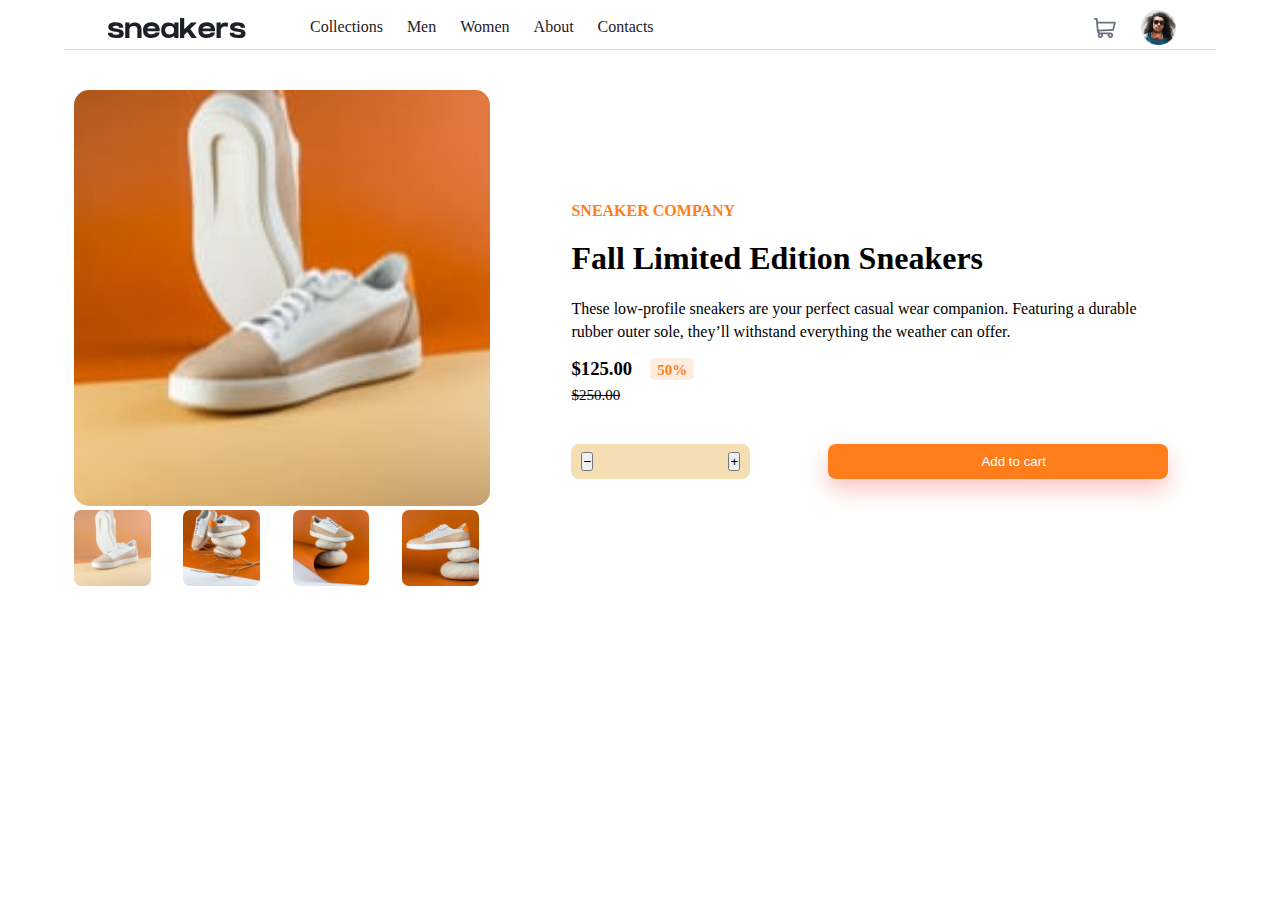
<file: index.html>
<!DOCTYPE html>
<html lang="en">
  <head>
    <meta charset="UTF-8" />
    <meta name="viewport" content="width=device-width, initial-scale=1.0" />
    <!-- displays site properly based on user's device -->

    <link
      rel="icon"
      type="image/png"
      sizes="32x32"
      href="./images/favicon-32x32.png"
    />

    <link rel="stylesheet" href="style.css" />
    <title>Frontend Mentor | E-commerce product page</title>


  </head>

  <body class="body">



    <header class="header">
      <div class="header-first-div">



        <div class="img-link-div">
     


            <!-- <img src="images/icon-menu.svg" alt="" class="hamburger" /> -->


            
    <button class="openbtn" onclick="openNav()">
      <img src="images/icon-menu.svg" alt="" class="hamburger">
    </button> 

   

          <a href=""><img src="images/logo.svg" alt="" class="logo-img" /> </a>

          <div class="top-link">
            <a href="" class="marg-right">Collections</a>
            <a href="" class="marg-right">Men</a>
            <a href="" class="marg-right">Women</a>
            <a href="" class="marg-right">About</a>
            <a href="" class="marg-right">Contacts</a>
          </div>
        </div>

        <div class="cart-avatar-div">
          <div  class="ccc">
           
              <img src="images/icon-cart.svg" alt=""   class="cart-imgg"
            /> <span class="count">0</span> 
            </div>

          <div >
            <a href="">
              <img src="images/image-avatar.png" alt="" class="avatar-img" />
            </a>
          </div>
        </div>

    </div>





 
      <div class="header-first-div-2  sidepanel" id="mySidepanel">  
        



      <div class="img-linkk-div">



        <div class="top-linkk">
          <a href="" class="marg-rightt">Collections</a>
          <a href="" class="marg-rightt">Men</a>
          <a href="" class="marg-rightt">Women</a>
          <a href="" class="marg-rightt">About</a>
          <a href="" class="marg-rightt">Contacts</a>
          
           <a href="javascript:void(0)" class="closebtn" onclick="closeNav()"> <img src="images/icon-close.svg" alt=""> </a>
        </div>
      </div> 
      
    </div> 
 
    </header>

    <hr class="hrr" >


    <!-- <div id="alerts"></div> -->

    <div class="cart-board  hiddenn" >
      <div class="cartboardinner">
        <h4 class="h4-padding">Cart</h4>
        <hr class="hrr">
        <div class="img-txt-div">     
      <img src="images/image-product-1-thumbnail.jpg" alt="" class="cart-imggg">

      <div>
<!-- 
      <p>Fall Limited Edition Sneakers</p> -->
      <p class="carttable">Fall Limited Version</p>
      <span class="itemprice">  125</span>
      <span> * </span>
    
      <span class="itemsquantity">0</span>
       <span><h5 class="total"></h5></span>
       
       </div>

<button class="delete-btn-div"> 
      <img src="images/icon-delete.svg" alt="" class="delete-btn">
    
    </button>

    
    </div>


      <button class="cart-btn"> <a  style="color: #fff;"   href="">Checkout</a> </button>
    </div>
    
    </div>














    <div class="cart-board-empty  hiddenn-empty" >
   
      



 <div class="cartboardinner">
        <h4 class="h4-padding">Cart</h4>
        <hr class="hrr">
        <div class="empty-p-div">     
   
      <div>

      <p class="empty-p">Your Cart is Empty.</p>
   
       
       </div>

    </div>

    </div>
    

    
    </div>


















    <main class="main">




      <div class="main-sub-div">
        <div class="first-main-div">





<div class="mobile">

<div class="slideshow-container">



  <div class="mySlid fade">
      <img src="images/image-product-1-thumbnail.jpg" alt="" class="ooo">
     </div>

    <div class="mySlid fade" >
      <img src="images/image-product-2-thumbnail.jpg" alt="" class="ooo">
    </div>

    
    <div  class="mySlid fade">
      <img src="images/image-product-3-thumbnail.jpg" alt="" class="ooo">
    </div>

    
    <div  class="mySlid fade">
      <img src="images/image-product-4-thumbnail.jpg" alt="" class="ooo">
    </div>


  <button class="pre" onclick="pplusSlides(-1)" ><img src="images/icon-previous.svg" alt=""></button>

  <button class="nex"   onclick="pplusSlides(1)"><img src="images/icon-next.svg" alt=""></button>
 

  


</div>
</div>











    <div class="cart-board-empty  hiddenn-empty" >
   
 <div class="cartboardinner">
        <h4 class="h4-padding">Cart</h4>
        <hr class="hrr">
        <div class="empty-p-div">     
   
      <div>

      <p class="empty-p">Your Cart is Empty.</p>
   
       
       </div>

    </div>

    </div>
    </div>







































          <div class="kkk">  
          
      <div class="mySlides">

        <img src="images/image-product-1-thumbnail.jpg"  class="big-shoe " >
      </div> 

   
      <div class="mySlides">  
        <img src="images/image-product-2-thumbnail.jpg" class="big-shoe ">
      </div>
  
      <div class="mySlides">
        <img src="images/image-product-3-thumbnail.jpg" class="big-shoe ">
      </div>
      
      <div class="mySlides">
        <img src="images/image-product-4-thumbnail.jpg" class="big-shoe"  >
      </div>

      

  
      <div class="column">
        <img class="small-shoes cursor demo " src="images/image-product-1-thumbnail.jpg"  onclick="currentSlide(1)" alt="">
      </div>
      <div class="column">
        <img class="small-shoes cursor" src="images/image-product-2-thumbnail.jpg"  onclick="currentSlide(2)" alt="">
      </div>
      <div class="column">
        <img class="small-shoes cursor" src="images/image-product-3-thumbnail.jpg"  onclick="currentSlide(3)" alt="">
      </div>
      <div class="column">
        <img class="small-shoes cursor" src="images/image-product-4-thumbnail.jpg"  onclick="currentSlide(4)" alt="">
      </div> 


        </div>
        </div>



        
        <div class="second-main-div">
          <h5 class="h55">SNEAKER COMPANY</h5>

          <h1 class="productname">Fall Limited Edition Sneakers</h1>

          <p class="p-p">            
            These low-profile sneakers are your perfect casual wear companion.
            Featuring a durable rubber outer sole, they’ll withstand everything
            the weather can offer.
          </p>

          <div class="price-big-div">
            <div class="pprice-div">
              <h3 class="price">$125.00</h3>
              <p class="percentage">50%</p>
            </div>

            <p class="strike-dollar">$250.00</p>
          </div>

          <div class="last-btn-div">
            <div class="plus-minus-div">


              <!-- onclick="decrement()" -->
              <!-- onclick="increment()" -->


              <button class="minus" >&#8722
              </button>


              <h3 class="counting"></h3>

              <button class="plus" >&#43
              </button>


             
            </div>

           <button class="add-to-cart-btn">
              <image xlink="images/icon-cart-col.svg" alt="" class="last-cart" />

              <span>Add to cart</span>
            </button> 


          </div>
        </div>
      </div>












 
         <!-- MODAL -->

      <div class="modal  hidden">

        <div class="modal-content"> 

          <button class="close-modal"><img src="images/icon-close.svg" alt=""></button>

      
          <button class="prev-btn" onclick="plusSlidess(-1)"><img src="images/icon-previous.svg" alt=""></button>

            <button class="next-btn" onclick="plusSlidess(1)" ><img src="images/icon-next.svg" alt=""></button>
            


          <div class="mySlidess">
            
        <div class="numbertext">1 / 4</div>
        <img src="images/image-product-1-thumbnail.jpg"  class="big-shoee  ">

      </div>


    
         <div class="mySlidess">  
          
        <div class="numbertext">2 / 4</div>
        <img src="images/image-product-2-thumbnail.jpg" class="big-shoee  ">

       </div>


       <div class="mySlidess">   

        <div class="numbertext">3 / 4</div>
        <img src="images/image-product-3-thumbnail.jpg" class="big-shoee  ">

      </div>

      <div class="mySlidess">  
        
        <div class="numbertext">4 / 4</div>
        <img src="images/image-product-4-thumbnail.jpg" class="big-shoee "> 

      </div>
     

    
       <div class="column">
        <img class="small-shoes cursor demo " src="images/image-product-1-thumbnail.jpg" 
          onclick="currentSlidee(1)"
         alt="">        
       
      </div>

      <div class="column">
        <img class="small-shoess  cursor" src="images/image-product-2-thumbnail.jpg"   onclick="currentSlidee(2)"  alt="">
      
      </div>

      <div class="column">
        <img class="small-shoess cursor" src="images/image-product-3-thumbnail.jpg" 
           onclick="currentSlidee(3)"   alt="">
      </div>

      <div class="column">
        <img class="small-shoess cursor" src="images/image-product-4-thumbnail.jpg"   onclick="currentSlidee(4)" alt=""> 
      </div> 

    </div>
     </div>



      























    </main>


    <div class="overlay hidden"></div>





    <script src="script.js"></script>
  </body>
</html>

















    <!-- <div class="attribution">
      Challenge by
      <a href="https://www.frontendmentor.io?ref=challenge" target="_blank"
        >Frontend Mentor</a
      >. Coded by <a href="#">Your Name Here</a>.
    </div> -->


































          
<!-- 

          <div class="f-main">  
           
            <img src="images/image-product-1.jpg" alt="" id= "big-shoe"/>
  
  
            <div class="next-prev-div">
  
  
              <img src="images/icon-previous.svg" alt="" class="prev" />
  
              <img src="images/icon-next.svg" alt="" class="next" />
            </div>
  
            <div class="small-shoes-div">
  
              <div class="row">   
  
              <div class="column">   
              <img
                src="images/image-product-1-thumbnail.jpg"
                alt="" style="width: 83px;margin-right:20px;border-radius: 8px"
                class=""
              />
            </div>
  
              <div class="column">
              <img
                src="images/image-product-2-thumbnail.jpg"
                alt="" style="width: 83px;margin-right:20px;border-radius: 8px"
                class=""
              />
            </div>
  
              <div class="column">
              <img
                src="images/image-product-3-thumbnail.jpg"
                alt="" style="width: 83px;margin-right:20px;border-radius: 8px"
                class=""
              />
            </div>
  
              <div class="column">
              <img
                src="images/image-product-4-thumbnail.jpg"
                alt="" style="width: 83px;margin-right:20px; border-radius: 8px;"
                class=""
              />
            </div>
  
          </div>
  
  
            </div>
            </div> -->
</file>
<file: style.css>
* {
  margin: 0;
  padding: 0;
  box-sizing: border-box;
  /* font-family: "Graphik", sans-serif; */

  text-decoration: none;
}

.attribution { font-size: 11px; text-align: center; }
.attribution a { color: hsl(228, 45%, 44%); }


.body{
  background: #fff;
  width: 90%;
  margin:  auto;
  /* border: 3px solid peru; */
}

.openbtn{
  display: none;
}



/* .connected-div-1{
  display: block;
} */


 .header{
  /* border: 4px solid red; */
  width: 100%;
  margin: auto;
  align-items: center;
}
.header-first-div{
  /* border: 4px solid blue; */
  margin-top: 10px;;
  /* padding-top: 15px; */
  /* padding-bottom: 25px; */
  display: flex;
  justify-content: space-between;
  align-content: center;
  align-items: center;
}

.header-first-div-2{
  display: none;
  /* border: 4px solid blue; */
}


.hamburger{
  display: none;
  /* visibility: hidden; */
}

.img-link-div{
  /* border: 3px dotted red; */
  display: flex;
  width: 55%;
  justify-content:space-evenly;
}


.img-link-divv{
  display: none;
}


.cart-avatar-div{
  /* border: 5px dotted palevioletred; */
  display: flex;
  justify-content: end;
  padding-right: 40px;
  width: 45%;
  align-content: center;
  align-items: center;
}

.avatar-img{
  width: 35px;

}

.cart-imgg{
  padding-right: 25px;
}
.ccc{
  /* border: 5px solid yellow; */
  position: relative;
  /* display: flex; */
  /* flex-direction: column; */
}

.count{
  /* border: 5px solid red; */
  display: none;
  position: absolute;
  left: 10px;
  top: -15px;
  font-size: 12px;
  background:  hsl(26, 100%, 55%);
  padding: 3px;
  border-radius: 5px;
  /* display: flex; */
  /* flex-direction: row; */
}



.marg-right{
  padding-left: 20px;
  /* border: 4px solid red; */
  color: hsl(220, 13%, 13%);
}

.hrr{
  border-style: solid;
  border-width: 0px 0px thin;
  border-color: rgba(0,0,0,0.15);

}




.main{
  /* border: 3px solid black; */
  /* z-index: 0; */
  /* background: red; */
  width: 87%;
  position: absolute;
  margin: auto;
  padding-top: 30px;
}




.main-sub-div{

  display: flex;
  flex-direction: row;
  justify-content:space-between;
  padding: 10px;
  align-items: center;
}

.first-main-div{
  /* border: 4px solid red; */
/* border: 4px solid blue; */
/* padding-top: 30px; */
width: 40%;
}

.second-main-div{
  /* border: 4px solid palevioletred; */
  padding-left: 60px;
  width: 60%;
}

.big-shoe{
  width: 95%;
  /* margin: auto; */
  border-radius: 15px;
}

.small-shoes{
  width: 70%;
  border-radius: 7px;
  /* margin-right: 6px; */
  /* border: 5px solid red; */
/* margin-right: 5px; */
} 

.next-prev-div{
  display: none;
  /* visibility: hidden; */
}

/* .small-shoes-div{
  border: 4px solid red;
  padding-top: 12px;
  display: flex;
} */





.h55{
  padding-bottom: 20px;
  font-size: 16px;
  color: hsl(26, 100%, 55%);
}

.productname{
  width: 80%;
  font-weight: 700;
  padding-bottom: 20px;
}

.p-p{
  /* padding-left: ; */
  font-size: 16px; 
  line-height: 23px;
  padding-bottom: 15px;
}

.pprice-div{
  display: flex;
  
}

.price{
/* border: 5px solid red; */
padding-right: 18px;
font-weight: 700;
}

.strike-dollar{
  font-weight: 400;
  font-size: 15px;
  padding-top: 7px;
  text-decoration:line-through;
}

.percentage{
background: hsl(25, 100%, 94%);
border-radius: 5px;
color: hsl(26, 100%, 55%);
border: none;
text-align: center;
align-content: center;
align-items: center;
/* padding: 15px; */
font-size: 15px;
font-weight: 700;
padding-left: 7px;
padding-right: 7px;
padding-top: 3px;

}

.plus-minus-div{
  display: flex;
  justify-content: space-between;
  background: wheat;
  /* align-content: center; */
  align-items: center;
  width: 30%;
  padding-left: 10px;
  padding-right: 10px;
  border-radius: 8px;
  /* padding: 20px; */
}

 /* .minus{

width: 10%;
  height: 10%;
}

.plus{
  width: 10%;
  height: 10%;
  } */

  

.last-btn-div{
  /* border: 3px solid red; */
  padding-top: 40px;
  display: flex;
  justify-content: space-between;
}

.add-to-cart-btn{
border: none;
  display: flex;
  background: hsl(26, 100%, 55%);
  border-radius: 8px;
  width: 57%;
  padding: 10px 30px;
  align-items: center;
  align-content: center;
  justify-content: center;
  cursor: pointer;
  color: hsl(0, 0%, 100%);
  box-shadow: 0 11px 22px rgb(231 51 43 / 28%)
}

.last-cart{
  margin-right: 15px;
  width: 17px;
  color: hsl(0, 0%, 100%);
}











/* modal starts here */

.modal{
  position: absolute;
  z-index: 10; 
  /* padding-top: 90px;  */
  left: 55%;
  top: 50%;
  width: 45%; 
    transform: translate(-50%, -50%);

}


.overlay {
  position: absolute;
  top: 0;
  left: 0;
  width: 100%;
  height: 100%;
  background-color: rgba(0, 0, 0, 0.4);
  backdrop-filter: blur(3px);
  z-index: 5;
}


.hidden{
  display: none;
}

.close-modal{
    position: absolute;
  top: -15px;
  right: 40px;
  /* font-size: 5rem; */
  color: #333;
  cursor: pointer;
  border: none;
  background: none;
}



.prev-btn{
  border-radius: 20px;
  position: absolute;
  top: 199px;
  transform: translate(-50%, -50%);
  padding: 10px;
  cursor: pointer;
  border: none;
}

.next-btn{
  position: absolute;
  border-radius: 20px;
  border: none;
  left: 370px;
  top: 180px;
  padding: 10px;
   cursor: pointer;
}




.b-shoe{
  /* width: 55%; */
  border-radius: 7px;
}

.s-shoe-div{
  display: flex;
  margin: auto;
  padding-left: 40px;
}

.s-shoe{
  /* border: 5px solid saddlebrown; */
  width: 10%;
  /* margin-right: 5px; */
  border-radius: 5px;
}


 .modal-content {  
  -webkit-animation-name: zoom;
  -webkit-animation-duration: 0.6s;
  animation-name: zoom;
  animation-duration: 0.6s;
}

@-webkit-keyframes zoom {
  from {-webkit-transform:scale(0)} 
  to {-webkit-transform:scale(5)}
} 

 @keyframes zoom {
  from {transform:scale(0)} 
  to {transform:scale(1)}
}  

.close {
  position: absolute;
  top: 40px;
  right: 395px;
  color: #f1f1f1;
  font-size: 40px;
  font-weight: bold;
  transition: 0.3s;
}

.prev-nxt-div{
/* border: 5px solid gold; */
width: 30%;
display: flex;
justify-content: space-between;
position: absolute;
top: 45%;
margin-right: 10px;
/* padding-right: 30px; */
}




.numbertext {
  color: #f2f2f2;
  font-size: 12px;
  padding: 8px 12px;
  position: absolute;
  top: 0;
}

.demo {
  opacity: 0.6;
  /* border: 5px solid red; */
}

.cursor{
  cursor: pointer;
}

.mySlides{
  /* display: none; */
  /* border: 7px solid green; */
}

.mySlidess{
  /* display: none; */
}


.big-shoee{
  width: 90%;
  /* margin: auto; */
  border-radius: 15px;
}

.small-shoess{
  /* border: 4px solid black; */
  width: 65%;
  border-radius: 7px;
  /* margin-left: 20px; */
}



/* 
 .row > .column {
  padding: 0 8px;
}   */

/* .row:after {
  content: "";
  display: table;
  clear:both;
}    */

.column {
  float:left;
  width: 25%;

} 



.hiddenn{
  
  display: none;
}
.cart-imgg{
    /* padding-right: 9px; */
    cursor: pointer;
  }



.cart-board{
  /* border: 4px solid red; */
  background-color: white;
  border-radius: 6px;
  justify-content: right;
  z-index: 1;
  position: absolute;
  width: 28%;
  height: 31%;
  right: 10%;
  box-shadow: 0 11px 22px rgb(231 51 43 / 28%);
  margin-top: -20px;
}


.cartboardinner{
  /* border: 1px solid blue; */
  width: 100%;
  padding: 10px;
}

.cart-imggg{
  width: 60px;
  border-radius: 5px;
}

.img-txt-div{
 display: flex;
justify-content: space-between;
margin-top: 4px; 
/* border: 4px solid red; */
}

.h4-padding{
padding-top: 7px;
padding-bottom: 7px;

}

.cart-btn{
  margin-top: 15px;
  width: 100%;
  padding: 7px;
  border: none;
  border-radius:  5px;
  background: hsl(26, 100%, 55%);
  color: #fff;
}

.delete-btn{
  /* width: 5%; */
  /* height: 10%; */
  cursor: pointer;
  /* border: 5px solid blue; */
}

.delete-btn-div{
  border: none;
  background: none;
}


.cart-board-empty{
  /* border: 4px solid red; */
  background-color: white;
  border-radius: 6px;
  justify-content: right;
  z-index: 1;
  position: absolute;
  width: 28%;
  height: 31%;
  right: 10%;
  box-shadow: 0 11px 22px rgb(231 51 43 / 28%);
  margin-top: -20px;
}


.hiddenn-empty{
  display: none;
}

.empty-p-div{
  /* border: 4px solid yellow; */
  margin-top:  30px;
}

 .empty-p{
  /* border: 4px solid red; */
  text-align: center;
  margin: 0, auto;
  padding: auto;
} 

.mobile{
display: none;
}

































































@media (max-width: 450px) {


.cart-board-empty{
  /* border: 4px solid red; */
  background-color: white;
  border-radius: 6px;
  justify-content: center;
  /* z-index: 1; */
  position: absolute;
  width: 95%;
  height: 30%;
  right: 0;
  left: 0;
  /* z-index: 2; */
  box-shadow: none;
  /* margin-top: 30px; */
  /* margin-left: 20px; */
  margin: auto;
}

.cartboardinner{
  /* border: 1px solid blue; */
  width: 100%;
  /* padding: 10px; */
}


.cart-board{
  /* border: 4px solid red; */
  background-color: white;
  border-radius: 6px;
  justify-content: right;
  z-index: 1;
  padding-top: 25px;
  position: absolute;
  width: 100%;
  height: 40%;
  right: 0%;
  left: 0%;
  box-shadow: none;
  margin-top: 30px;
  /* margin: auto; */
}

 .minus{

/* width: 20%; */
  /* height: 15%; */
  background:white;
  border: none;
}

.plus{
  /* width: 10%; */
  background:white;
  /* height: 35%; */
  border: none;
  }

.svg{
width: 70%;
}
    









  .body{
    background: #fff;
    width: 100%;
    /* border: 3px solid peru; */
  }

  .header{
    /* border: 4px solid red; */
    width: 100%;
    margin: auto;
    align-items: center;
    padding: 0px;
  }

  .header-first-div{
    /* border: 4px solid blue; */

    width: 90%;
    margin: auto;
    display: flex;
    padding: 10px 5px;
    align-items: center;
    justify-content: space-between;
 
  }

  .header-first-div-2{
    /* border: 4px solid blue; */
    /* width: 90%; */
    margin: auto;
    display: flex;
    justify-content: space-between;
  }

  .hamburger{
    display: block;
    /* border: 4px solid red; */
    /* visibility: visible; */
    margin-right: 10px;

  }

  .top-link{
    display: none;
  }

  /* .img-linkk-div{
    border: 4px solid red;
    left: 200%;

  } */
 
   .marg-rightt{
    /* border: 4px solid yellowgreen; */
    line-height: 30px;
    
  } 

  .top-linkk{
    /* border: 5px solid blue; */
    padding-top: 70px;
  }

  .img-link-div{
    /* border: 3px dotted darkgoldenrod; */
    display: flex;
    /* border: 5px solid blue; */
    width: 60%;
  }

  .marg-right{
    display: none;
  }

  .cart-avatar-div{
    /* border: 5px dotted palevioletred; */
    display: flex;
    justify-content: end;
    width: 30%;
    align-content: center;
    align-items: center;
  }
  
  .avatar-img{
    width: 30px;
  
  }
  
  .cart-imgg{
    padding-right: 9px;
    cursor: pointer;
  }

  .hr{
    display: none;
  }


  .main{
    /* border: 3px solid black; */
    /* background: red; */
    width: 100%;
    margin:  auto;
    padding: 0px;
    position: absolute;
  } 
  
  .main-sub-div{
    display: flex;
    flex-direction: column;
    padding: 0px;
  }

  .first-main-div{
    display: block;
    width: 100%;
  }

  .kkk{
    display: none;
  }

.mobile{
    display: block;
    /* border: 4px solid grey; */
}



.slideshow-container{
/* border: 4px solid red; */
position: relative;
margin: auto;
width: 100%;
}

.mySlid{
  display: none;
  /* border: 6px dotted yellow; */
}

.ooo{
  width: 100%;
}


.pre, .nex{
  cursor: pointer;
  position: absolute;
  top: 50%;
  width: auto;
  background: white;
  padding: 20px;
  border-radius: 50px;
} 

.nex{
  right: 0;
}



  #big-shoe{
    width: 100%;
    margin: auto;
    border-radius: 0px;
    /* border-radius: 65px; */
  }

  .next-prev-div{
    /* border: 4px solid red; */
    display: flex;
    justify-content: space-between;
    width: 100%;
    margin:  auto;
    position: absolute;
    padding: 5px 9px;
    top: 40%; 
  }


  
  .small-shoes-div{
    display: none;
  }

  .second-main-div{
    /* border: 4px solid palevioletred; */

    width: 90%;
    margin: auto;
    padding: 0px;
   
  }
  
.h55{
  padding-bottom: 20px;
  font-size: 16px;
  color: hsl(26, 100%, 55%);
  padding-top: 15px;
}

.h11{
  width: 95%;
  font-weight: 700;
  padding-bottom: 20px;
}

.p-p{
  /* padding-left: ; */
  font-size: 16px; 
  line-height: 26px;
  padding-bottom: 15px;
}

.price-big-div{
  display: flex;
  justify-content: space-between;
}


.last-btn-div{
  /* border: 3px solid red; */
  /* padding-top: 40px; */
  padding: 0px;
  display: flex;
  flex-direction: column;
  padding-top: 25px;
  padding-bottom: 50px;
  /* justify-content: space-between; */
}

.plus-minus-div{
  display: flex;
  justify-content: space-between;
  background: wheat;
  /* align-content: center; */
  align-items: center;
  width: 100%;
  padding: 15px 10px;
  border-radius: 8px;
 
}

.add-to-cart-btn{
  border: none;
    display: flex;
    background: hsl(26, 100%, 55%);
    border-radius: 9px;
    width: 100%;
    padding: 15px 30px;
    margin-top: 17px;
  }


/* The sidepanel menu */
.sidepanel {
  height: 100%; /* Specify a height */
  width: 0; /* 0 width - change this with JavaScript */
  position: fixed; /* Stay in place */
  z-index: 4; /* Stay on top */
  top: 0;
  /* left: 0; */
  background-color: #fff; 
  overflow-x: hidden; 
  padding-top: 0px; 
  transition: 0.5s;
}


/* The sidepanel links */
.sidepanel a {
   padding: 8px 1px 8px 15px; 
  text-decoration: none;
  /* font-size: 25px; */
  color: #818181;
  display: block;
  overflow: hidden;
  transition: 0.9s;
}

/* When you mouse over the navigation links, change their color */
.sidepanel a:hover {
  color: #f1f1f1;
}



/* Position and style the close button (top right corner) */
.sidepanel .closebtn {
  position: absolute;
  top: 0;
  right: 25px;
  font-size: 36px;
  margin-left: 50px;
}

/* Style the button that is used to open the sidepanel */
.openbtn {
  /* font-size: 20px; */
  display: block;
  cursor: pointer;
  background:none;
  color: white;
  /* padding: 10px 15px; */
  border: none;
  /* border: 4px solid green; */
}

.openbtn:hover {
  /* background-color: #444; */
}

.closebtn{
  left: -19%;
  top: 0;
  position: fixed;
}











}
</file>
